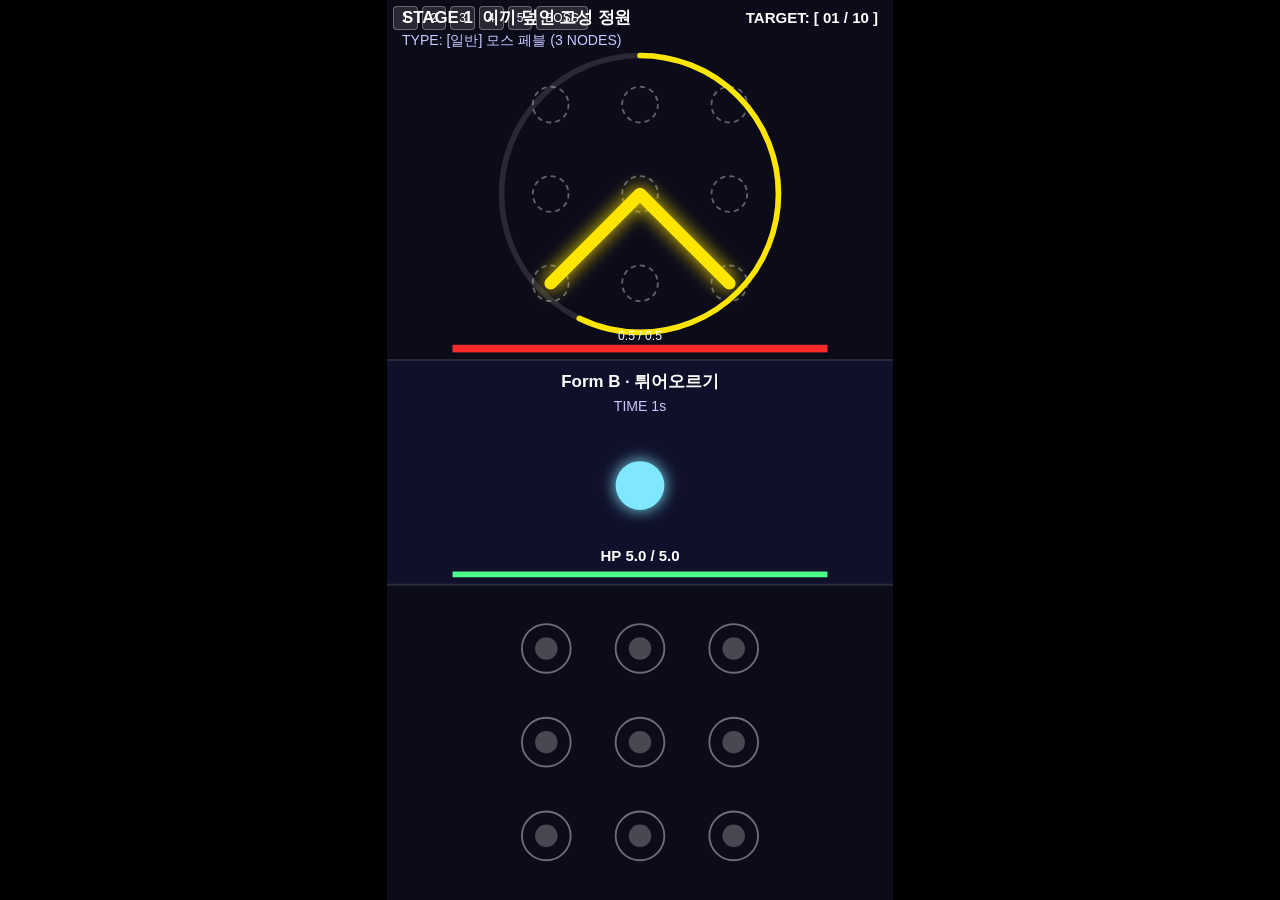
<file: index.html>
<!DOCTYPE html>
<html lang="ko">
<head>
  <meta charset="UTF-8">
  <meta name="viewport" content="width=device-width, initial-scale=1, maximum-scale=1, user-scalable=no, viewport-fit=cover">
  <title>Pattern on Fairy - Prototype</title>
  <link rel="stylesheet" href="css/style.css">
</head>
<body>
  <div id="app">
    <div id="viewport">
      <div id="frame">
        <canvas id="game"></canvas>
        <div id="debugBar"></div>
      </div>
    </div>
  </div>

  <script src="js/config/balance.js"></script>
  <script src="js/config/patterns.js"></script>
  <script src="js/config/monsters.js"></script>
  <script src="js/core/EventBus.js"></script>
  <script src="js/core/GameLoop.js"></script>
  <script src="js/input/PointerInput.js"></script>
  <script src="js/pattern/PatternGrid.js"></script>
  <script src="js/pattern/PatternPath.js"></script>
  <script src="js/pattern/PatternMatcher.js"></script>
  <script src="js/combat/StageCombat.js"></script>
  <script src="js/render/FieldRenderer.js"></script>
  <script src="js/render/GridRenderer.js"></script>
  <script src="js/main.js"></script>
</body>
</html>
</file>
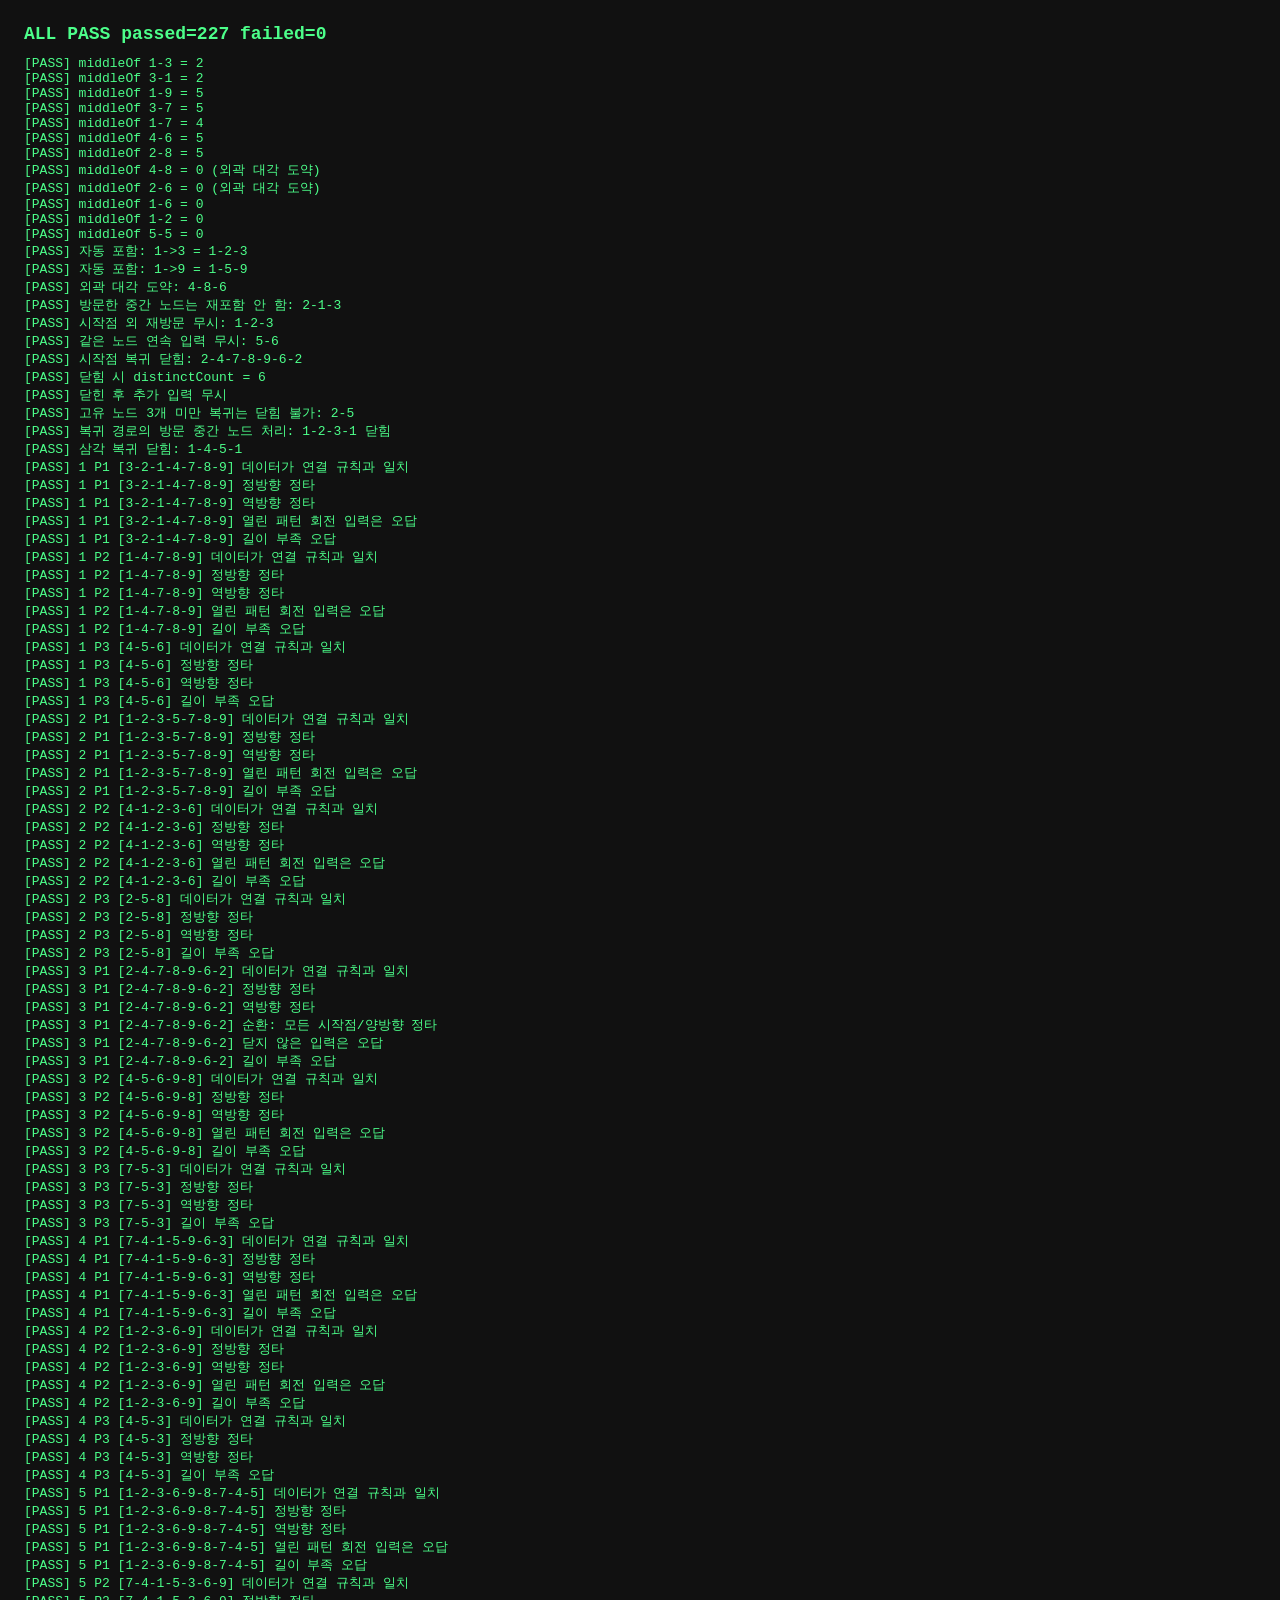
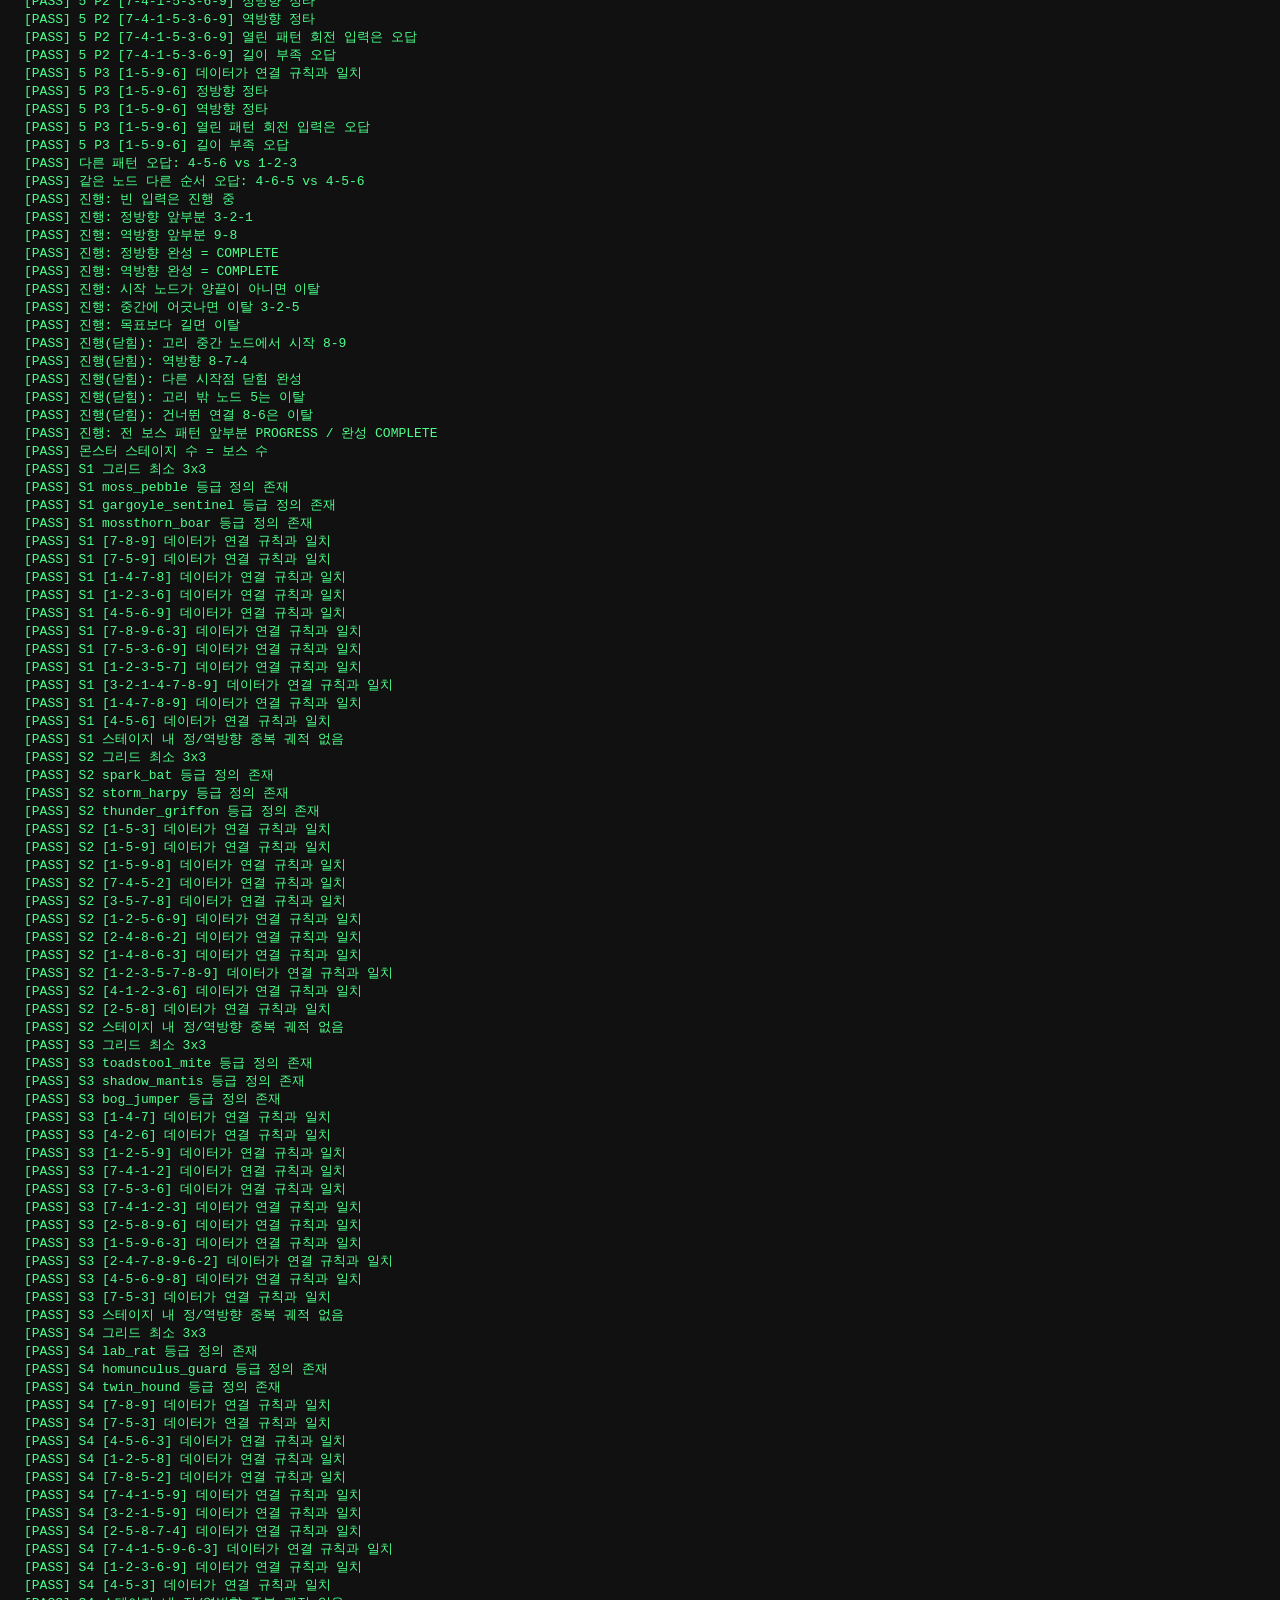
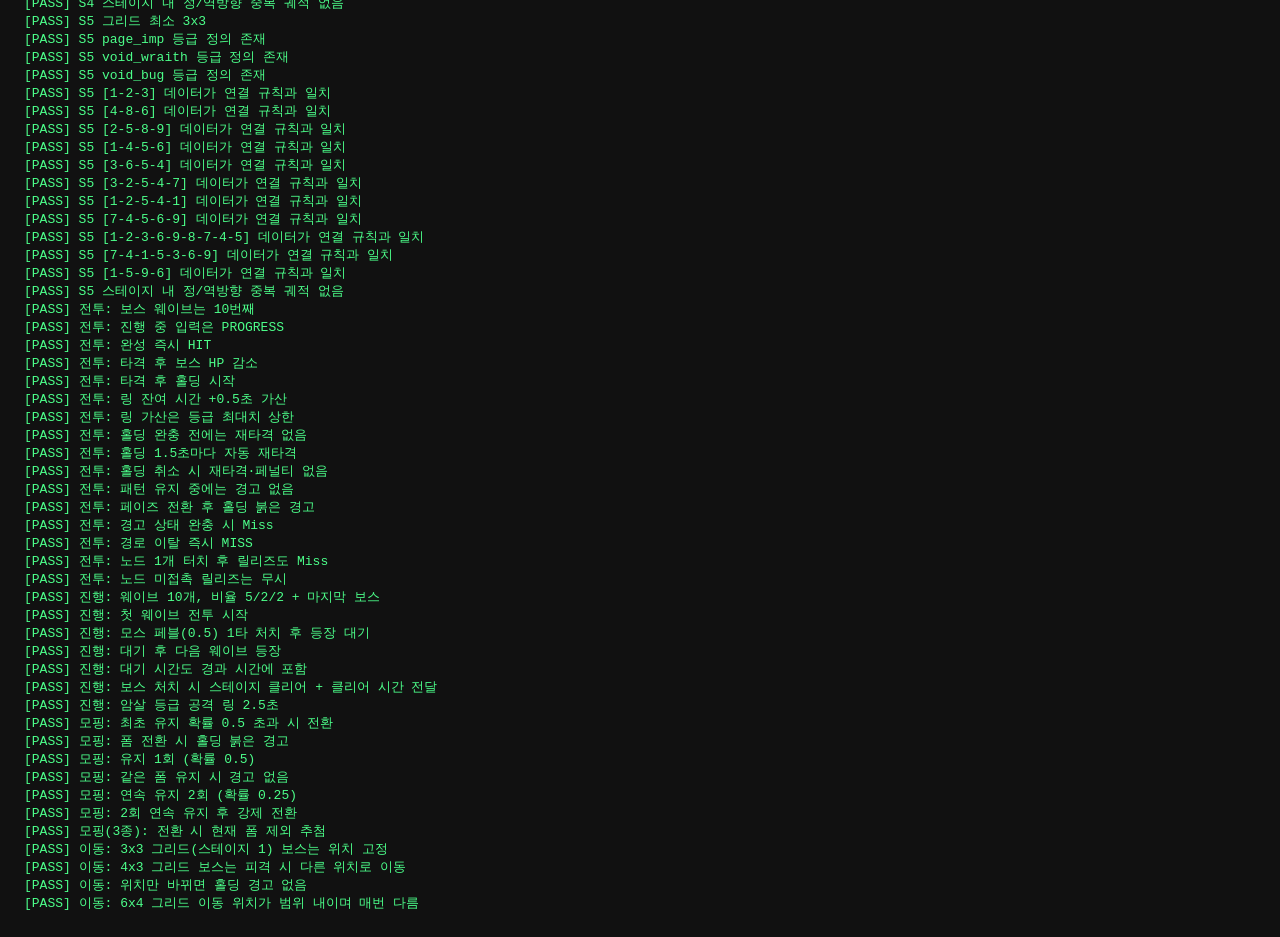
<file: tests/pattern_test.html>
<!DOCTYPE html>
<html lang="ko">
<head>
  <meta charset="UTF-8">
  <title>Pattern Module Tests</title>
  <style>
    body { font-family: monospace; background: #111; color: #ddd; padding: 16px; }
    .pass { color: #4CFF8A; }
    .fail { color: #FF4C4C; }
    #summary { font-size: 18px; font-weight: bold; margin-bottom: 12px; }
  </style>
</head>
<body>
  <div id="summary"></div>
  <div id="log"></div>

  <script src="../js/config/balance.js"></script>
  <script src="../js/config/patterns.js"></script>
  <script src="../js/config/monsters.js"></script>
  <script src="../js/core/EventBus.js"></script>
  <script src="../js/pattern/PatternGrid.js"></script>
  <script src="../js/pattern/PatternPath.js"></script>
  <script src="../js/pattern/PatternMatcher.js"></script>
  <script src="../js/combat/StageCombat.js"></script>
  <script id="testScript">
  (function (POF) {
    'use strict';

    var passed = 0;
    var failed = 0;
    var lines = [];

    function check(name, cond) {
      if (cond) passed++; else failed++;
      lines.push({ ok: !!cond, name: name });
    }

    function seqStr(seq, len) {
      var out = [];
      for (var i = 0; i < len; i++) out.push(seq[i]);
      return out.join('-');
    }

    // 노드 입력 시퀀스를 PatternPath에 넣어 결과 궤적을 얻는다
    function build(inputs) {
      var p = new POF.PatternPath(3);
      for (var i = 0; i < inputs.length; i++) p.tryAdd(inputs[i]);
      return p;
    }

    var mid = POF.PatternGrid.middleOf;
    var M = POF.PatternMatcher;

    // 1. 중간 노드 계산
    check('middleOf 1-3 = 2', mid(1, 3) === 2);
    check('middleOf 3-1 = 2', mid(3, 1) === 2);
    check('middleOf 1-9 = 5', mid(1, 9) === 5);
    check('middleOf 3-7 = 5', mid(3, 7) === 5);
    check('middleOf 1-7 = 4', mid(1, 7) === 4);
    check('middleOf 4-6 = 5', mid(4, 6) === 5);
    check('middleOf 2-8 = 5', mid(2, 8) === 5);
    check('middleOf 4-8 = 0 (외곽 대각 도약)', mid(4, 8) === 0);
    check('middleOf 2-6 = 0 (외곽 대각 도약)', mid(2, 6) === 0);
    check('middleOf 1-6 = 0', mid(1, 6) === 0);
    check('middleOf 1-2 = 0', mid(1, 2) === 0);
    check('middleOf 5-5 = 0', mid(5, 5) === 0);

    // 2. 궤적 규칙
    var p;
    p = build([1, 3]);
    check('자동 포함: 1->3 = 1-2-3', seqStr(p.nodes, p.length) === '1-2-3');
    p = build([1, 9]);
    check('자동 포함: 1->9 = 1-5-9', seqStr(p.nodes, p.length) === '1-5-9');
    p = build([4, 8, 6]);
    check('외곽 대각 도약: 4-8-6', seqStr(p.nodes, p.length) === '4-8-6');
    p = build([2, 1, 3]);
    check('방문한 중간 노드는 재포함 안 함: 2-1-3', seqStr(p.nodes, p.length) === '2-1-3');
    p = build([1, 2, 3, 2]);
    check('시작점 외 재방문 무시: 1-2-3', seqStr(p.nodes, p.length) === '1-2-3' && !p.closed);
    p = build([5, 5, 5, 6]);
    check('같은 노드 연속 입력 무시: 5-6', seqStr(p.nodes, p.length) === '5-6');
    p = build([2, 4, 7, 8, 9, 6, 2]);
    check('시작점 복귀 닫힘: 2-4-7-8-9-6-2', seqStr(p.nodes, p.length) === '2-4-7-8-9-6-2' && p.closed);
    check('닫힘 시 distinctCount = 6', p.distinctCount() === 6);
    p = build([2, 4, 7, 8, 9, 6, 2, 3, 1]);
    check('닫힌 후 추가 입력 무시', seqStr(p.nodes, p.length) === '2-4-7-8-9-6-2');
    p = build([2, 5, 2]);
    check('고유 노드 3개 미만 복귀는 닫힘 불가: 2-5', seqStr(p.nodes, p.length) === '2-5' && !p.closed);
    p = build([1, 2, 3, 1]);
    check('복귀 경로의 방문 중간 노드 처리: 1-2-3-1 닫힘', seqStr(p.nodes, p.length) === '1-2-3-1' && p.closed);
    p = build([1, 4, 5, 1]);
    check('삼각 복귀 닫힘: 1-4-5-1', seqStr(p.nodes, p.length) === '1-4-5-1' && p.closed);

    // 3. 보스 패턴 데이터 유효성 + 정방향/역방향 판정
    var bosses = POF.Patterns.bosses;
    for (var b = 0; b < bosses.length; b++) {
      for (var ph = 0; ph < bosses[b].phases.length; ph++) {
        var target = bosses[b].phases[ph].nodes;
        var label = bosses[b].stage + ' P' + (ph + 1) + ' [' + target.join('-') + ']';
        var closed = M.isClosed(target, target.length);

        var fwd = build(target);
        check(label + ' 데이터가 연결 규칙과 일치',
          seqStr(fwd.nodes, fwd.length) === target.join('-') && fwd.closed === closed);
        check(label + ' 정방향 정타', M.matches(fwd.nodes, fwd.length, target));

        var revInput = target.slice().reverse();
        var rev = build(revInput);
        check(label + ' 역방향 정타', M.matches(rev.nodes, rev.length, target));

        if (closed) {
          // 순환 패턴: 모든 시작점 x 양방향
          var n = target.length - 1;
          var allOk = true;
          for (var off = 0; off < n; off++) {
            for (var dir = -1; dir <= 1; dir += 2) {
              var seq = [];
              for (var k = 0; k <= n; k++) {
                seq.push(target[(((off + dir * k) % n) + n) % n]);
              }
              var rp = build(seq);
              if (!M.matches(rp.nodes, rp.length, target)) allOk = false;
            }
          }
          check(label + ' 순환: 모든 시작점/양방향 정타', allOk);

          // 닫지 않고 끝내면 오답
          var openSeq = target.slice(0, n);
          var op = build(openSeq);
          check(label + ' 닫지 않은 입력은 오답', !M.matches(op.nodes, op.length, target));
        } else if (target.length >= 4) {
          // 열린 패턴은 시작점 회전 시 오답
          var rot = target.slice(1).concat(target.slice(0, 1));
          check(label + ' 열린 패턴 회전 입력은 오답', !M.matches(rot, rot.length, target));
        }

        // 마지막 노드 누락 시 오답
        var shortSeq = target.slice(0, target.length - 1);
        check(label + ' 길이 부족 오답', !M.matches(shortSeq, shortSeq.length, target));
      }
    }

    // 4. 오입력
    check('다른 패턴 오답: 4-5-6 vs 1-2-3', !M.matches([1, 2, 3], 3, [4, 5, 6]));
    check('같은 노드 다른 순서 오답: 4-6-5 vs 4-5-6', !M.matches([4, 6, 5], 3, [4, 5, 6]));

    // 5. 드로잉 중 판정 (On-Reach / 즉시 Miss)
    var golemP1 = [3, 2, 1, 4, 7, 8, 9];
    check('진행: 빈 입력은 진행 중', M.progress([], 0, golemP1) === M.PROGRESS);
    check('진행: 정방향 앞부분 3-2-1', M.progress([3, 2, 1], 3, golemP1) === M.PROGRESS);
    check('진행: 역방향 앞부분 9-8', M.progress([9, 8], 2, golemP1) === M.PROGRESS);
    check('진행: 정방향 완성 = COMPLETE', M.progress(golemP1, 7, golemP1) === M.COMPLETE);
    check('진행: 역방향 완성 = COMPLETE', M.progress([9, 8, 7, 4, 1, 2, 3], 7, golemP1) === M.COMPLETE);
    check('진행: 시작 노드가 양끝이 아니면 이탈', M.progress([2], 1, golemP1) === M.DEVIATE);
    check('진행: 중간에 어긋나면 이탈 3-2-5', M.progress([3, 2, 5], 3, golemP1) === M.DEVIATE);
    check('진행: 목표보다 길면 이탈', M.progress([4, 5, 6, 3], 4, [4, 5, 6]) === M.DEVIATE);
    var spider = [2, 4, 7, 8, 9, 6, 2];
    check('진행(닫힘): 고리 중간 노드에서 시작 8-9', M.progress([8, 9], 2, spider) === M.PROGRESS);
    check('진행(닫힘): 역방향 8-7-4', M.progress([8, 7, 4], 3, spider) === M.PROGRESS);
    check('진행(닫힘): 다른 시작점 닫힘 완성', M.progress([8, 9, 6, 2, 4, 7, 8], 7, spider) === M.COMPLETE);
    check('진행(닫힘): 고리 밖 노드 5는 이탈', M.progress([5], 1, spider) === M.DEVIATE);
    check('진행(닫힘): 건너뛴 연결 8-6은 이탈', M.progress([8, 6], 2, spider) === M.DEVIATE);
    // 모든 보스 패턴: 완성 직전까지 PROGRESS, 완성 시 COMPLETE
    var allProgressOk = true;
    for (b = 0; b < bosses.length; b++) {
      for (ph = 0; ph < bosses[b].phases.length; ph++) {
        var tg = bosses[b].phases[ph].nodes;
        for (var len = 1; len < tg.length; len++) {
          if (M.progress(tg, len, tg) !== M.PROGRESS) allProgressOk = false;
        }
        if (M.progress(tg, tg.length, tg) !== M.COMPLETE) allProgressOk = false;
      }
    }
    check('진행: 전 보스 패턴 앞부분 PROGRESS / 완성 COMPLETE', allProgressOk);

    // 6. 몬스터 데이터 유효성
    var stages = POF.Monsters.stages;
    var grades = POF.Balance.grades;
    check('몬스터 스테이지 수 = 보스 수', stages.length === bosses.length);
    for (var si = 0; si < stages.length; si++) {
      var st = stages[si];
      var slabel = 'S' + st.stage;
      check(slabel + ' 그리드 최소 3x3', st.grid.cols >= 3 && st.grid.rows >= 3);
      var keys = ['normal', 'elite', 'assault'];
      var seen = {};
      var dupOk = true;
      var allPats = [];
      for (var ki = 0; ki < keys.length; ki++) {
        var md = st[keys[ki]];
        check(slabel + ' ' + md.id + ' 등급 정의 존재', !!grades[md.grade]);
        for (var fi = 0; fi < md.forms.length; fi++) allPats.push(md.forms[fi].nodes);
      }
      for (ph = 0; ph < bosses[si].phases.length; ph++) allPats.push(bosses[si].phases[ph].nodes);
      for (var pi = 0; pi < allPats.length; pi++) {
        var pt = allPats[pi];
        var pb = build(pt);
        check(slabel + ' [' + pt.join('-') + '] 데이터가 연결 규칙과 일치',
          seqStr(pb.nodes, pb.length) === pt.join('-') && pb.closed === M.isClosed(pt, pt.length));
        var key1 = pt.join('-');
        var key2 = pt.slice().reverse().join('-');
        if (seen[key1] || seen[key2]) dupOk = false;
        seen[key1] = true;
      }
      check(slabel + ' 스테이지 내 정/역방향 중복 궤적 없음', dupOk);
    }

    // 7. 전투: On-Reach 타격, 링 가산, 홀딩 연타, 릴리즈 Miss (스테이지 1 보스 골렘)
    var SC = POF.StageCombat;
    var cfg = POF.Balance.combat;
    var scfg = POF.Balance.stage;
    function newCombat(stageIndex, bus) {
      var c2 = new SC(POF.Balance, stages, bosses, bus || new POF.EventBus());
      c2.startStage(stageIndex || 0);
      return c2;
    }
    function bossCombat(stageIndex, bus) {
      var c2 = newCombat(stageIndex, bus);
      c2.debugSkipToBoss();
      return c2;
    }
    // 지정한 종류의 몬스터를 현재 웨이브에 강제 배치
    function spawnKind(c2, kind) {
      c2.waveKinds[0] = kind;
      c2._spawn(0);
    }
    // 난수 큐 주입
    function queueRandom(c2, values) {
      var q = values.slice();
      c2.random = function () { return q.length > 0 ? q.shift() : 0; };
    }
    function approx(a, b2) { return Math.abs(a - b2) < 1e-6; }
    var c;
    var bossRing = grades.boss.ringSec;

    c = bossCombat(0);
    check('전투: 보스 웨이브는 10번째', c.waveIndex === 9 && c.isBoss());
    check('전투: 진행 중 입력은 PROGRESS', c.judgeStroke([3, 2], 2) === SC.STROKE_PROGRESS);
    check('전투: 완성 즉시 HIT', c.judgeStroke(golemP1, 7) === SC.STROKE_HIT);
    check('전투: 타격 후 보스 HP 감소', approx(c.hp, 5.0 - cfg.baseAttack));
    check('전투: 타격 후 홀딩 시작', c.isHolding());

    c = bossCombat(0);
    c.update(1.0);
    c.judgeStroke(golemP1, 7);
    check('전투: 링 잔여 시간 +0.5초 가산', approx(c.ringTimer, bossRing - 1.0 + cfg.staggerAddSec));
    c = bossCombat(0);
    c.judgeStroke(golemP1, 7);
    check('전투: 링 가산은 등급 최대치 상한', approx(c.ringTimer, bossRing));

    c = bossCombat(0);
    c.judgeStroke(golemP1, 7);
    c.update(cfg.holdRepeatSec - 0.01);
    check('전투: 홀딩 완충 전에는 재타격 없음', approx(c.hp, 4.5));
    c.update(0.02);
    check('전투: 홀딩 1.5초마다 자동 재타격', approx(c.hp, 4.0) && c.isHolding());

    c = bossCombat(0);
    c.judgeStroke(golemP1, 7);
    c.cancelHold();
    c.update(cfg.holdRepeatSec + 0.1);
    check('전투: 홀딩 취소 시 재타격·페널티 없음', approx(c.hp, 4.5) && approx(c.playerHp, cfg.playerMaxHp));

    // P1(5.0~3.5): 3회 타격으로 HP 3.5 -> P2 전환, 홀딩 경고 후 완충 시 Miss
    // (그 사이 공격 링 만료로 보스 공격도 들어오므로 HP 대신 Miss 이벤트 수로 확인)
    var missBus = new POF.EventBus();
    var missCount = 0;
    missBus.on(POF.Events.PATTERN_MISS, function () { missCount++; });
    c = bossCombat(0, missBus);
    c.judgeStroke(golemP1, 7);
    c.update(cfg.holdRepeatSec);
    check('전투: 패턴 유지 중에는 경고 없음', !c.holdWarning());
    c.update(cfg.holdRepeatSec);
    check('전투: 페이즈 전환 후 홀딩 붉은 경고', c.phaseIndex === 1 && c.holdWarning());
    c.update(cfg.holdRepeatSec);
    check('전투: 경고 상태 완충 시 Miss', !c.isHolding() && missCount === 1 && approx(c.hp, 3.5));

    c = bossCombat(0);
    check('전투: 경로 이탈 즉시 MISS', c.judgeStroke([3, 2, 5], 3) === SC.STROKE_MISS && approx(c.playerHp, cfg.playerMaxHp - cfg.missPenalty));
    c = bossCombat(0);
    c.releaseStroke(1);
    check('전투: 노드 1개 터치 후 릴리즈도 Miss', approx(c.playerHp, cfg.playerMaxHp - cfg.missPenalty));
    c = bossCombat(0);
    c.releaseStroke(0);
    check('전투: 노드 미접촉 릴리즈는 무시', approx(c.playerHp, cfg.playerMaxHp));

    // 8. 스테이지 진행
    var mix = scfg.waveMix;
    var compOk = true;
    for (var trial = 0; trial < 20; trial++) {
      c = newCombat(0);
      var cnt = [0, 0, 0, 0];
      for (var wi = 0; wi < c.waveCount; wi++) cnt[c.waveKinds[wi]]++;
      if (cnt[SC.KIND_NORMAL] !== mix.normal || cnt[SC.KIND_ELITE] !== mix.elite ||
          cnt[SC.KIND_ASSAULT] !== mix.assault || cnt[SC.KIND_BOSS] !== 1 ||
          c.waveKinds[c.waveCount - 1] !== SC.KIND_BOSS) compOk = false;
    }
    check('진행: 웨이브 10개, 비율 5/2/2 + 마지막 보스', compOk && c.waveCount === 10);

    c = newCombat(0);
    spawnKind(c, SC.KIND_NORMAL);
    check('진행: 첫 웨이브 전투 시작', c.state === SC.STATE_BATTLE && c.waveIndex === 0);
    c.judgeStroke(c.currentPattern(), c.currentPattern().length);
    check('진행: 모스 페블(0.5) 1타 처치 후 등장 대기', c.state === SC.STATE_SPAWN && !c.isHolding());
    c.update(scfg.spawnDelaySec + 0.01);
    check('진행: 대기 후 다음 웨이브 등장', c.state === SC.STATE_BATTLE && c.waveIndex === 1);
    check('진행: 대기 시간도 경과 시간에 포함', c.elapsed > scfg.spawnDelaySec);

    var clearTime = -1;
    var clearBus = new POF.EventBus();
    clearBus.on(POF.Events.STAGE_CLEARED, function (idx, t) { clearTime = t; });
    c = bossCombat(0, clearBus);
    c.update(0.5);
    c.hp = 0.5;
    c.judgeStroke(c.currentPattern(), c.currentPattern().length);
    check('진행: 보스 처치 시 스테이지 클리어 + 클리어 시간 전달', c.state === SC.STATE_CLEAR && approx(clearTime, c.elapsed) && clearTime > 0);

    c = newCombat(1);
    spawnKind(c, SC.KIND_ELITE);
    check('진행: 암살 등급 공격 링 2.5초', approx(c.ringMax, 2.5) && approx(c.ringTimer, 2.5));

    // 9. 폼 모핑 (Soft Pity) - 스테이지 5 페이지 임프(폼 2종, HP 2.5)
    c = newCombat(4);
    queueRandom(c, [0]);
    spawnKind(c, SC.KIND_NORMAL);
    var pat0 = c.currentPattern();
    queueRandom(c, [0.6, 0]);
    c.judgeStroke(pat0, pat0.length);
    check('모핑: 최초 유지 확률 0.5 초과 시 전환', c.formIndex === 1 && c.formStreak === 0);
    check('모핑: 폼 전환 시 홀딩 붉은 경고', c.holdWarning());
    c.cancelHold();
    queueRandom(c, [0.1]);
    c.judgeStroke(c.currentPattern(), c.currentPattern().length);
    check('모핑: 유지 1회 (확률 0.5)', c.formIndex === 1 && c.formStreak === 1);
    check('모핑: 같은 폼 유지 시 경고 없음', !c.holdWarning());
    c.cancelHold();
    queueRandom(c, [0.2]);
    c.judgeStroke(c.currentPattern(), c.currentPattern().length);
    check('모핑: 연속 유지 2회 (확률 0.25)', c.formIndex === 1 && c.formStreak === 2);
    c.cancelHold();
    queueRandom(c, [0, 0]);
    c.judgeStroke(c.currentPattern(), c.currentPattern().length);
    check('모핑: 2회 연속 유지 후 강제 전환', c.formIndex === 0 && c.formStreak === 0);

    // 폼 3종 - 스테이지 5 공허 갑주 망령 (HP 5.0)
    c = newCombat(4);
    queueRandom(c, [0]);
    spawnKind(c, SC.KIND_ELITE);
    queueRandom(c, [0.5, 0.99]);
    c.judgeStroke(c.currentPattern(), c.currentPattern().length);
    check('모핑(3종): 전환 시 현재 폼 제외 추첨', c.formIndex === 2);

    // 10. 보스 위치 이동
    c = bossCombat(0);
    c.judgeStroke(golemP1, 7);
    check('이동: 3x3 그리드(스테이지 1) 보스는 위치 고정', c.posCol === 0 && c.posRow === 0);
    c = bossCombat(1);
    var beforeCol = c.posCol;
    var wyvernP1 = c.currentPattern();
    c.judgeStroke(wyvernP1, wyvernP1.length);
    check('이동: 4x3 그리드 보스는 피격 시 다른 위치로 이동', c.posCol !== beforeCol && c.posRow === 0);
    check('이동: 위치만 바뀌면 홀딩 경고 없음', c.isHolding() && !c.holdWarning());
    var posOk = true;
    c = bossCombat(4);
    for (var mv = 0; mv < 30; mv++) {
      var prevIdx = c.posRow * 4 + c.posCol;
      c._placeRandom(prevIdx);
      if (c.posCol < 0 || c.posCol > 3 || c.posRow < 0 || c.posRow > 1) posOk = false;
      if (c.posRow * 4 + c.posCol === prevIdx) posOk = false;
    }
    check('이동: 6x4 그리드 이동 위치가 범위 내이며 매번 다름', posOk);

    // 출력 (브라우저 / 콘솔 공용)
    var summary = (failed === 0 ? 'ALL PASS' : 'FAIL') + '  passed=' + passed + ' failed=' + failed;
    if (typeof document !== 'undefined' && document.getElementById('log')) {
      var log = document.getElementById('log');
      for (var i = 0; i < lines.length; i++) {
        var div = document.createElement('div');
        div.className = lines[i].ok ? 'pass' : 'fail';
        div.textContent = (lines[i].ok ? '[PASS] ' : '[FAIL] ') + lines[i].name;
        log.appendChild(div);
      }
      var s = document.getElementById('summary');
      s.className = failed === 0 ? 'pass' : 'fail';
      s.textContent = summary;
    }
    POF.testResult = { passed: passed, failed: failed, lines: lines, summary: summary };
  })(window.POF = window.POF || {});
  </script>
</body>
</html>
</file>
<file: css/style.css>
html,
body {
  margin: 0;
  width: 100%;
  height: 100%;
  background: #000;
  overflow: hidden;
}

body {
  touch-action: none;
  overscroll-behavior: none;
  -webkit-user-select: none;
  user-select: none;
  -webkit-touch-callout: none;
  -webkit-tap-highlight-color: transparent;
  font-family: sans-serif;
}

/* Safe Area 패딩 */
#app {
  position: fixed;
  top: 0;
  right: 0;
  bottom: 0;
  left: 0;
  box-sizing: border-box;
  padding-top: env(safe-area-inset-top);
  padding-right: env(safe-area-inset-right);
  padding-bottom: env(safe-area-inset-bottom);
  padding-left: env(safe-area-inset-left);
}

/* 9:16 레터박스 중앙 정렬 영역 */
#viewport {
  width: 100%;
  height: 100%;
  display: flex;
  align-items: center;
  justify-content: center;
}

#frame {
  position: relative;
}

#game {
  display: block;
  width: 100%;
  height: 100%;
  touch-action: none;
}

/* 프로토타입 디버그: 스테이지 선택 */
#debugBar {
  position: absolute;
  top: 6px;
  left: 6px;
  display: flex;
  gap: 4px;
}

#debugBar button {
  padding: 4px 8px;
  font-size: 12px;
  color: #fff;
  background: rgba(255, 255, 255, 0.12);
  border: 1px solid rgba(255, 255, 255, 0.3);
  border-radius: 4px;
  touch-action: manipulation;
}
</file>
